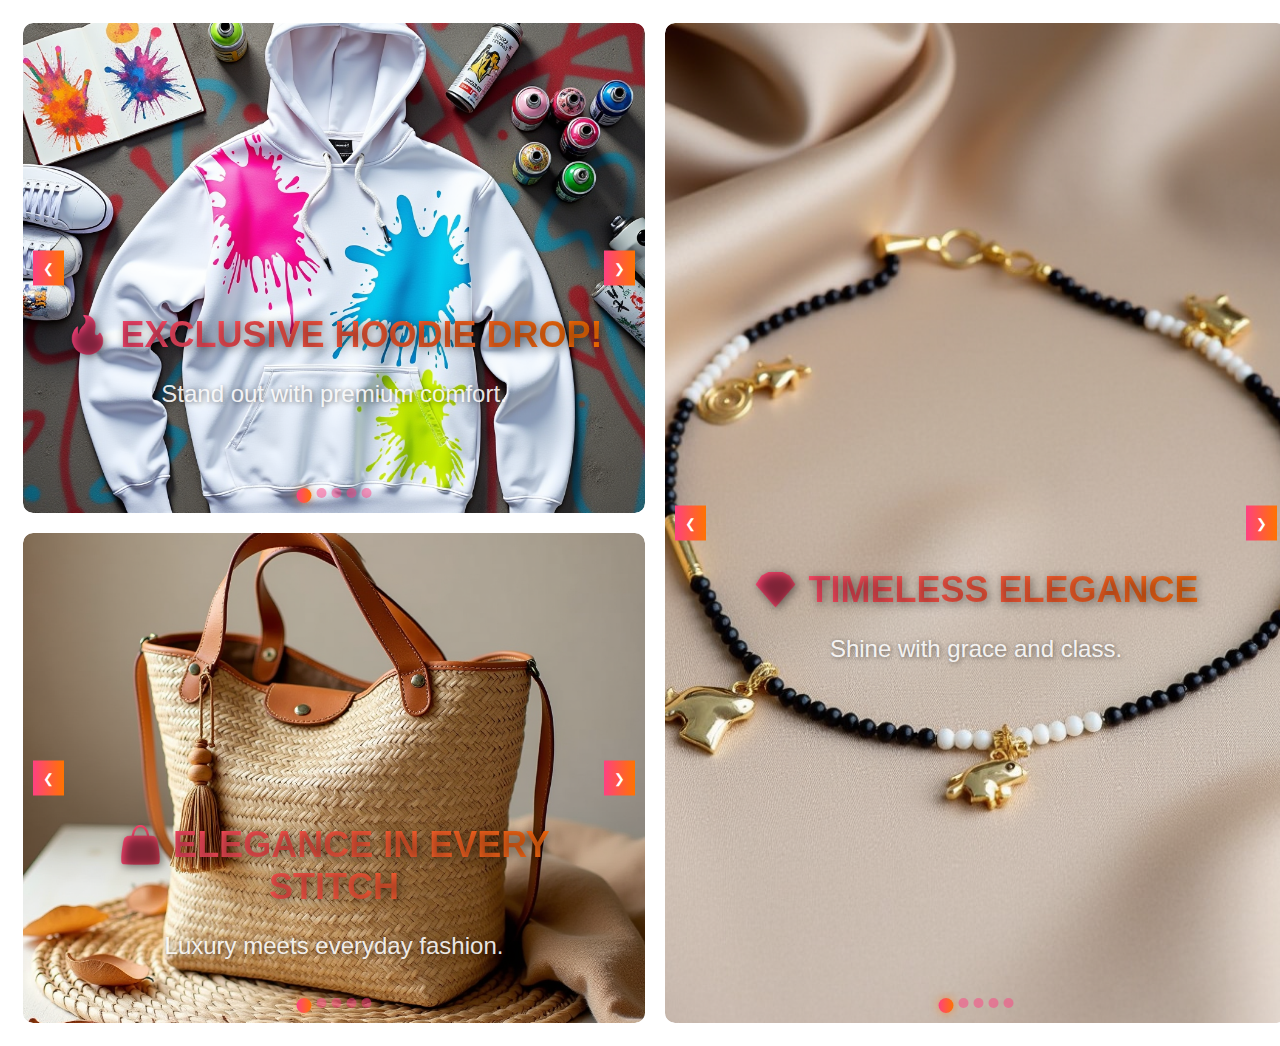
<file: test.html>
<!DOCTYPE html>
<html lang="en">
<head>
    <meta charset="UTF-8">
    <meta name="viewport" content="width=device-width, initial-scale=1.0">
    <title>Product Slider</title>
    <link rel="stylesheet" href="test.css">
</head>
<body>

    <div class="body-2">
        <div class="b-2-l">
            <!-- Hoodies Section -->
            <div class="b-2-l-u">
                <div class="slide-container">
                    <div class="slide">
                        <img src="hoodie/h1.png">
                        <div class="slide-text">
                            <p class="top-text">🔥 EXCLUSIVE HOODIE DROP!</p>
                            <p class="bottom-text">Stand out with premium comfort.</p>
                        </div>
                    </div>
                    <div class="slide">
                        <img src="hoodie/h2.png">
                        <div class="slide-text">
                            <p class="top-text">💥 STREETWEAR REIMAGINED!</p>
                            <p class="bottom-text">Where style meets attitude.</p>
                        </div>
                    </div>
                    <div class="slide">
                        <img src="hoodie/h3.png">
                        <div class="slide-text">
                            <p class="top-text">✨ LIMITED EDITION STYLES!</p>
                            <p class="bottom-text">Get yours before it’s gone!</p>
                        </div>
                    </div>
                    <div class="slide">
                        <img src="hoodie/h4.png">
                        <div class="slide-text">
                            <p class="top-text">🚀 UPGRADE YOUR WARDROBE!</p>
                            <p class="bottom-text">Fresh drops for trendsetters.</p>
                        </div>
                    </div>
                    <div class="slide">
                        <img src="hoodie/h1.png">
                        <div class="slide-text">
                            <p class="top-text">🌟 BE BOLD, BE STYLISH!</p>
                            <p class="bottom-text">Confidence starts with the right fit.</p>
                        </div>
                    </div>
                </div>
                <button class="prev" onclick="prevSlide('b-2-l-u')">&#10094;</button>
                <button class="next" onclick="nextSlide('b-2-l-u')">&#10095;</button>
                <div class="dots" id="dots-b-2-l-u"></div>
            </div>

            <!-- Bags Section -->
            <div class="b-2-l-l">
                <div class="slide-container">
                    <div class="slide">
                        <img src="bags/b1.png">
                        <div class="slide-text">
                            <p class="top-text">👜 ELEGANCE IN EVERY STITCH</p>
                            <p class="bottom-text">Luxury meets everyday fashion.</p>
                        </div>
                    </div>
                    <div class="slide">
                        <img src="bags/b2.png">
                        <div class="slide-text">
                            <p class="top-text">🎒 STYLISH & FUNCTIONAL</p>
                            <p class="bottom-text">Perfect for any occasion.</p>
                        </div>
                    </div>
                    <div class="slide">
                        <img src="bags/b1.png">
                        <div class="slide-text">
                            <p class="top-text">💼 YOUR PERFECT COMPANION</p>
                            <p class="bottom-text">Carry confidence wherever you go.</p>
                        </div>
                    </div>
                    <div class="slide">
                        <img src="bags/b2.png">
                        <div class="slide-text">
                            <p class="top-text">💎 PREMIUM QUALITY BAGS</p>
                            <p class="bottom-text">Designed for durability & class.</p>
                        </div>
                    </div>
                    <div class="slide">
                        <img src="bags/b1.png">
                        <div class="slide-text">
                            <p class="top-text">🔥 TRENDY & TIMELESS</p>
                            <p class="bottom-text">A statement piece for every outfit.</p>
                        </div>
                    </div>
                </div>
                <button class="prev" onclick="prevSlide('b-2-l-l')">&#10094;</button>
                <button class="next" onclick="nextSlide('b-2-l-l')">&#10095;</button>
                <div class="dots" id="dots-b-2-l-l"></div>
            </div>
        </div>

        <!-- Jewellery Section -->
        <div class="b-2-r">
            <div class="slide-container">
                <div class="slide">
                    <img src="jewels/j1.png">
                    <div class="slide-text">
                        <p class="top-text">💎 TIMELESS ELEGANCE</p>
                        <p class="bottom-text">Shine with grace and class.</p>
                    </div>
                </div>
                <div class="slide">
                    <img src="jewels/j2.png">
                    <div class="slide-text">
                        <p class="top-text">✨ CRAFTED TO PERFECTION</p>
                        <p class="bottom-text">Exquisite details, unmatched beauty.</p>
                    </div>
                </div>
                <div class="slide">
                    <img src="jewels/j3.png">
                    <div class="slide-text">
                        <p class="top-text">🔥 STAND OUT WITH STYLE</p>
                        <p class="bottom-text">Jewellery that speaks for itself.</p>
                    </div>
                </div>
                <div class="slide">
                    <img src="jewels/j4.png">
                    <div class="slide-text">
                        <p class="top-text">🌟 SHINE BRIGHT</p>
                        <p class="bottom-text">Because you deserve to sparkle.</p>
                    </div>
                </div>
                <div class="slide">
                    <img src="jewels/j5.png">
                    <div class="slide-text">
                        <p class="top-text">💖 ELEGANT & UNIQUE</p>
                        <p class="bottom-text">Designed for those who dare to be different.</p>
                    </div>
                </div>
            </div>
            <button class="prev" onclick="prevSlide('b-2-r')">&#10094;</button>
            <button class="next" onclick="nextSlide('b-2-r')">&#10095;</button>
            <div class="dots" id="dots-b-2-r"></div>
        </div>
    </div>

    <script src="test.js"></script>
</body>
</html>
</file>
<file: test.css>
.body-2 {
    display: flex;
    justify-content: space-between;
    align-items: center;
    width: 100%;
    padding: 20px;
    gap:20px;
    padding: 15px 15px;
}

.b-2-l {
    display: flex;
    flex-direction: column;
    gap: 20px;
    width: 100%;
    height: 1000px;
    
}
.b-2-r{
    position: relative;
    width: 100%;
    height: 650px;
    overflow: hidden;
    border-radius: 10px;
    height: 1000px; 
}

.b-2-l-u, .b-2-l-l {
    position: relative;
    width: 100%;
    height: 300px;
    overflow: hidden;
    border-radius: 10px;
}
.b-2-l-l{
   
    height: 50%;
}
.b-2-l-u{
    height: 50%;
}

.slide-container {
    display: flex;
    width: 500%;
    height: 100%;
    transition: transform 0.5s ease-in-out;
}

.slide {
    position: relative;
    width: 20%;
    height: 100%;
    flex-shrink: 0;
}

.slide img {
    width: 100%;
    height: 100%;
    object-fit: cover;
    border-radius: 10px;
}

/* TEXT ON TOP OF IMAGES */
.slide-text {
    position: absolute;
    top: 50%;
    left: 50%;
    transform: translate(-50%, -50%);
    color: white;
    font-size: 24px;
    font-weight: bold;
    text-align: center;
    
    padding: 10px 20px;
    border-radius: 5px;
    z-index: 10;
}

/* NAVIGATION BUTTONS */
.prev, .next {
    position: absolute;
    top: 50%;
    transform: translateY(-50%);
    background: rgba(0, 0, 0, 0.5);
    color: white;
    border: none;
    padding: 10px;
    cursor: pointer;
    z-index: 20;
    transform: translateY(-50%);
    background: linear-gradient(90deg, #ff4081, #ff7300);
    color: white;
}
.prev:hover, .next:hover {
    background: linear-gradient(90deg, #ff7300, #ff4081);}

.prev { left: 10px; }
.next { right: 10px; }

/* NAVIGATION DOTS */
.dots {
    position: absolute;
    bottom: 10px;
    left: 50%;
    transform: translateX(-50%);
    display: flex;
    gap: 5px;
   
}

.dot {
    width: 10px;
    height: 10px;
    background: gray;
    border-radius: 50%;
    cursor: pointer;
    transition: background 0.3s;
    background: rgba(255, 64, 129, 0.5)
}

.dot.active {
    
    background: linear-gradient(90deg, #ff4081, #ff7300);
    width: 15px;
    height: 15px;
    box-shadow: 0px 0px 10px rgba(255, 115, 0, 0.6);
}
.slide-text {
    position: absolute;
    bottom: 15%;
    left: 50%;
    transform: translateX(-50%);
    text-align: center;
    color: white;
    font-family: 'Poppins', sans-serif;
    width: 90%;
}

.top-text {
    font-size: 1.5em;
    font-weight: bold;
    background: linear-gradient(90deg, #ff4081, #ff7300);
    -webkit-background-clip: text;
    -webkit-text-fill-color: transparent;
    text-shadow: 2px 2px 10px rgba(0, 0, 0, 0.5);
    margin-bottom: 5px;
}

.bottom-text {
    font-size: 1em;
    font-weight: 500;
    color: rgba(255, 255, 255, 0.9);
    text-shadow: 1px 1px 5px rgba(0, 0, 0, 0.5);
}

/* Adjust positioning for each category */
.b-2-l-u .slide-text { bottom: 0%; }
.b-2-l-l .slide-text { bottom: 25%; }
.b-2-r .slide-text { bottom: 22%; }
</file>
